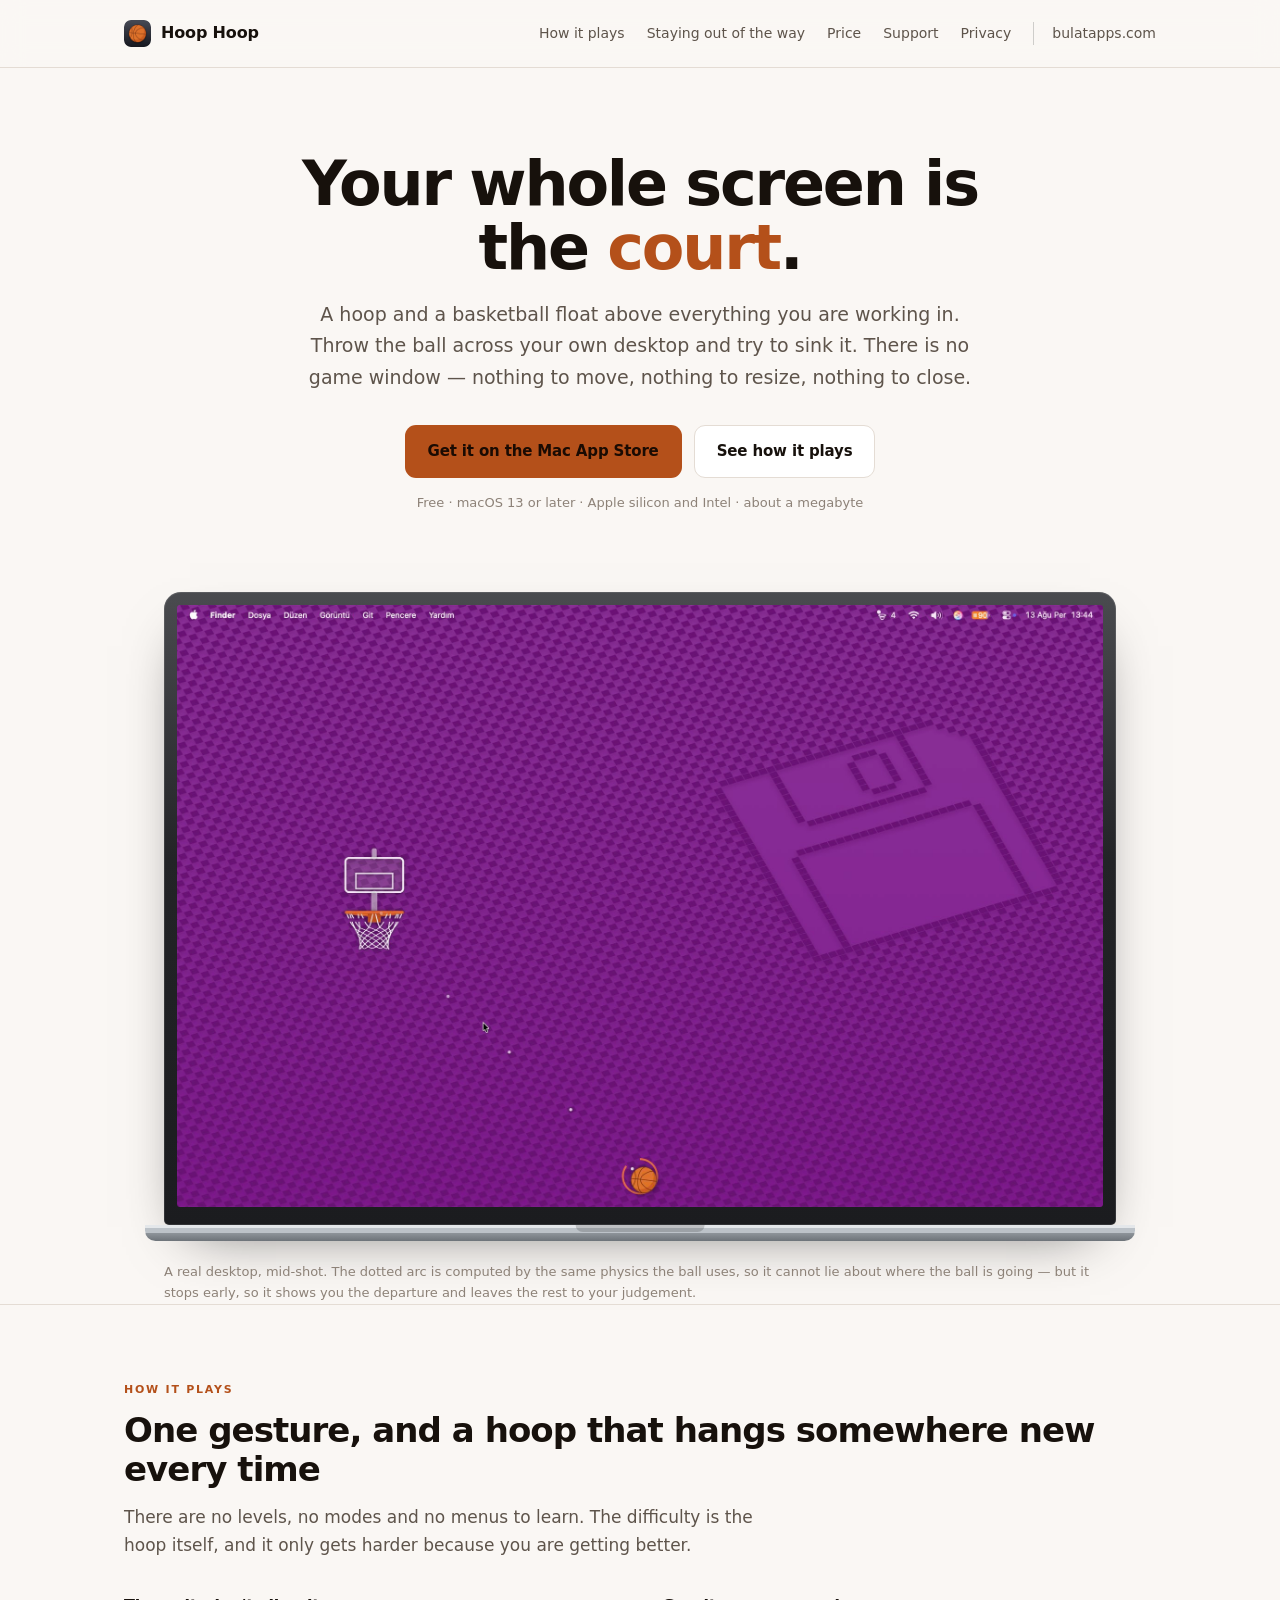
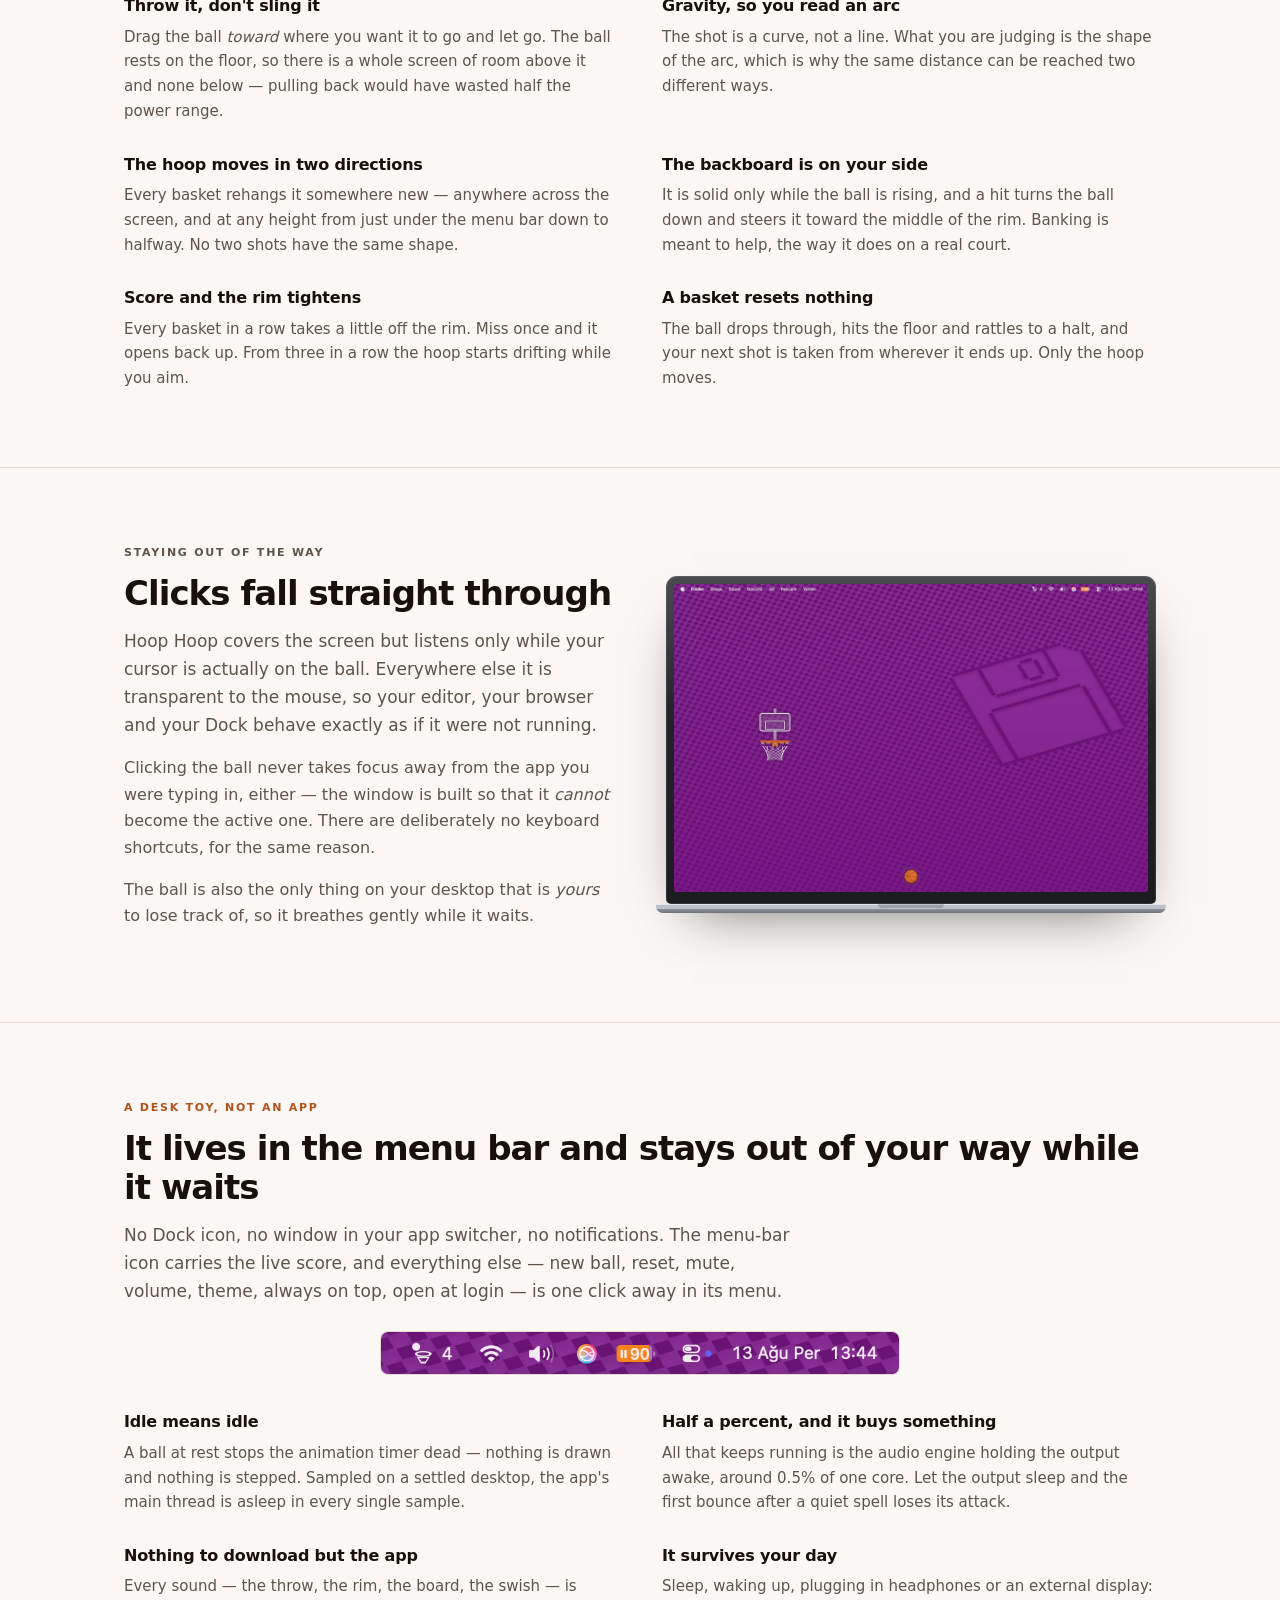
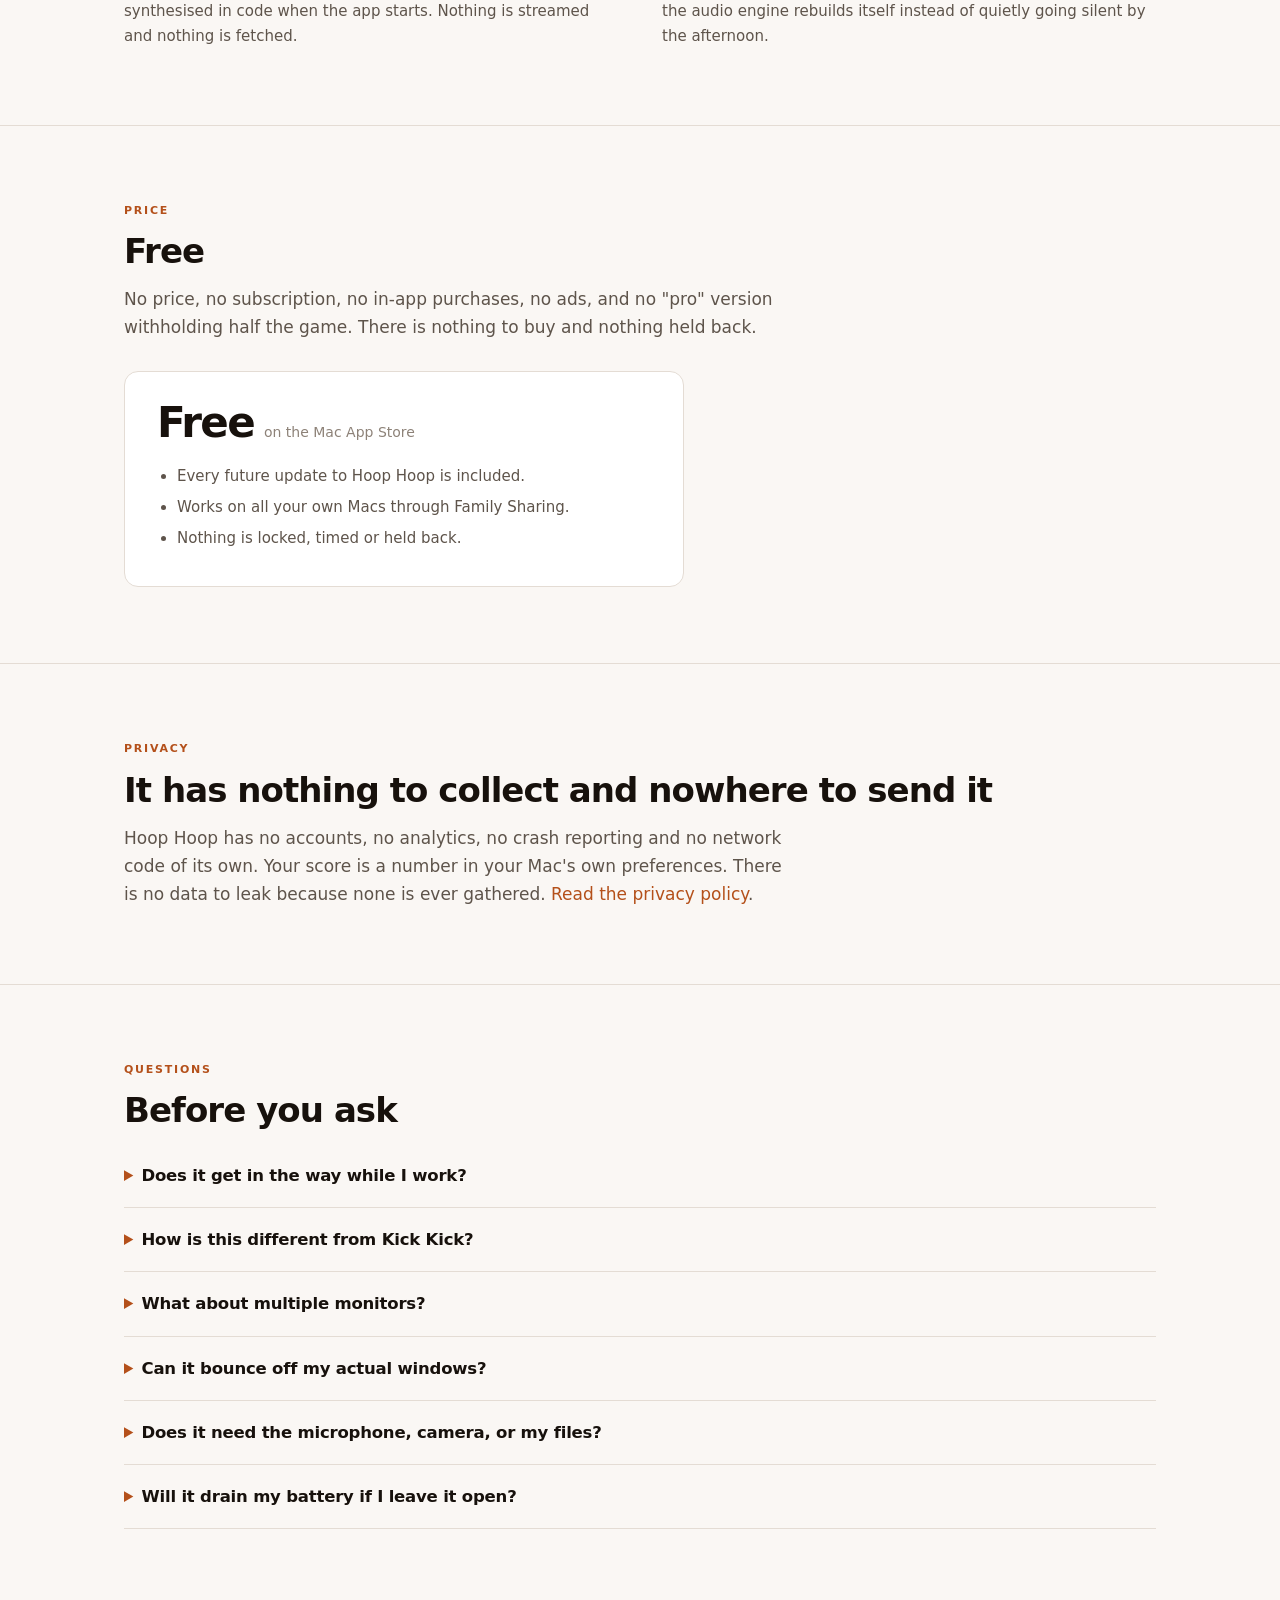
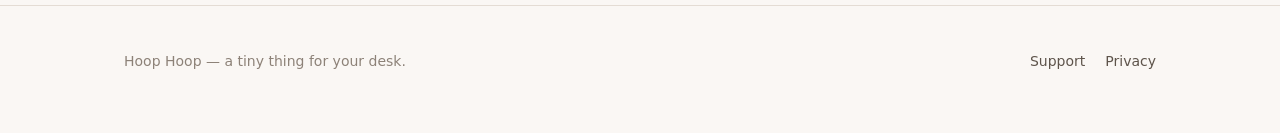
<file: index.html>
<!doctype html>
<html lang="en">
<head>
<meta charset="utf-8">
<meta name="viewport" content="width=device-width, initial-scale=1">
<meta name="darkreader-lock">
<title>Hoop Hoop — a basket on your desk</title>
<meta name="description" content="A hoop and a basketball that float over your Mac desktop. Throw the ball at the hoop and try to score. Clicks fall straight through to whatever you were working in.">
<meta property="og:title" content="Hoop Hoop — a basket on your desk">
<meta property="og:description" content="Your whole screen is the court. A tiny macOS desk toy that never gets in the way.">
<link rel="icon" href="img/appicon.png">
<link rel="stylesheet" href="style.css">
</head>
<body>

<header>
  <div class="wrap">
    <a class="wordmark" href="./"><img src="img/appicon.png" alt="">Hoop Hoop</a>
    <nav>
      <a href="#how">How it plays</a>
      <a href="#quiet">Staying out of the way</a>
      <a href="#price">Price</a>
      <a href="support.html">Support</a>
      <a href="privacy.html">Privacy</a>
      <a class="hub" href="https://bulatapps.com/">bulatapps.com</a>
    </nav>
  </div>
</header>

<main>

<div class="wrap hero">
  <h1>Your whole screen is the <em>court</em>.</h1>
  <p class="lede">
    A hoop and a basketball float above everything you are working in. Throw the ball across your own
    desktop and try to sink it. There is no game window — nothing to move, nothing to resize, nothing
    to close.
  </p>
  <div class="cta">
    <a class="btn btn-primary" href="https://apps.apple.com/app/id6801598264">Get it on the Mac App Store</a>
    <a class="btn btn-ghost" href="#how">See how it plays</a>
  </div>
  <p class="cta-note">Free · macOS 13 or later · Apple silicon and Intel · about a megabyte</p>
</div>

<div class="wrap stage">
  <figure>
    <div class="mac">
      <div class="mac-lid">
        <img class="shot" src="img/hero.jpg" alt="A clean purple Mac desktop with a basketball hoop hanging on the left, partway down the screen, and the ball resting at the bottom centre mid-throw, ringed in orange, a dotted arc running diagonally from the ball up toward the hoop.">
      </div>
      <div class="mac-base"></div>
    </div>
    <figcaption>
      A real desktop, mid-shot. The dotted arc is computed by the same physics the ball uses, so it
      cannot lie about where the ball is going — but it stops early, so it shows you the departure and
      leaves the rest to your judgement.
    </figcaption>
  </figure>
</div>

<section id="how">
  <div class="wrap">
    <p class="eyebrow">How it plays</p>
    <h2>One gesture, and a hoop that hangs somewhere new every time</h2>
    <p>
      There are no levels, no modes and no menus to learn. The difficulty is the hoop itself, and it
      only gets harder because you are getting better.
    </p>

    <ul class="points">
      <li>
        <h3>Throw it, don't sling it</h3>
        <p>Drag the ball <em>toward</em> where you want it to go and let go. The ball rests on the floor,
           so there is a whole screen of room above it and none below — pulling back would have wasted
           half the power range.</p>
      </li>
      <li>
        <h3>Gravity, so you read an arc</h3>
        <p>The shot is a curve, not a line. What you are judging is the shape of the arc, which is why
           the same distance can be reached two different ways.</p>
      </li>
      <li>
        <h3>The hoop moves in two directions</h3>
        <p>Every basket rehangs it somewhere new — anywhere across the screen, and at any height from
           just under the menu bar down to halfway. No two shots have the same shape.</p>
      </li>
      <li>
        <h3>The backboard is on your side</h3>
        <p>It is solid only while the ball is rising, and a hit turns the ball down and steers it toward
           the middle of the rim. Banking is meant to help, the way it does on a real court.</p>
      </li>
      <li>
        <h3>Score and the rim tightens</h3>
        <p>Every basket in a row takes a little off the rim. Miss once and it opens back up. From three
           in a row the hoop starts drifting while you aim.</p>
      </li>
      <li>
        <h3>A basket resets nothing</h3>
        <p>The ball drops through, hits the floor and rattles to a halt, and your next shot is taken from
           wherever it ends up. Only the hoop moves.</p>
      </li>
    </ul>
  </div>
</section>

<section id="quiet">
  <div class="wrap feature">
    <div class="feature-text">
      <p class="eyebrow">Staying out of the way</p>
      <h2>Clicks fall straight through</h2>
      <p>
        Hoop Hoop covers the screen but listens only while your cursor is actually on the ball.
        Everywhere else it is transparent to the mouse, so your editor, your browser and your Dock
        behave exactly as if it were not running.
      </p>
      <p>
        Clicking the ball never takes focus away from the app you were typing in, either — the window is
        built so that it <em>cannot</em> become the active one. There are deliberately no keyboard
        shortcuts, for the same reason.
      </p>
      <p>
        The ball is also the only thing on your desktop that is <em>yours</em> to lose track of, so it
        breathes gently while it waits.
      </p>
    </div>
    <figure>
      <div class="mac">
        <div class="mac-lid">
          <img class="shot" src="img/idle.jpg" alt="The hoop hanging quietly on the left of an otherwise empty desktop, the ball at rest along the bottom edge.">
        </div>
        <div class="mac-base"></div>
      </div>
    </figure>
  </div>
</section>

<section id="desk">
  <div class="wrap">
    <p class="eyebrow">A desk toy, not an app</p>
    <h2>It lives in the menu bar and stays out of your way while it waits</h2>
    <p>
      No Dock icon, no window in your app switcher, no notifications. The menu-bar icon carries the live
      score, and everything else — new ball, reset, mute, volume, theme, always on top, open at login —
      is one click away in its menu.
    </p>
    <img class="menubar-shot" src="img/menubar-shot.png" alt="A slice of the real macOS menu bar: the Hoop Hoop icon carrying a score of 4, sitting among the other menu-bar items alongside the battery and the clock.">

    <ul class="points">
      <li>
        <h3>Idle means idle</h3>
        <p>A ball at rest stops the animation timer dead — nothing is drawn and nothing is stepped.
           Sampled on a settled desktop, the app's main thread is asleep in every single sample.</p>
      </li>
      <li>
        <h3>Half a percent, and it buys something</h3>
        <p>All that keeps running is the audio engine holding the output awake, around 0.5% of one core.
           Let the output sleep and the first bounce after a quiet spell loses its attack.</p>
      </li>
      <li>
        <h3>Nothing to download but the app</h3>
        <p>Every sound — the throw, the rim, the board, the swish — is synthesised in code when the app
           starts. Nothing is streamed and nothing is fetched.</p>
      </li>
      <li>
        <h3>It survives your day</h3>
        <p>Sleep, waking up, plugging in headphones or an external display: the audio engine rebuilds
           itself instead of quietly going silent by the afternoon.</p>
      </li>
    </ul>
  </div>
</section>

<section id="price">
  <div class="wrap">
    <p class="eyebrow">Price</p>
    <h2>Free</h2>
    <p>
      No price, no subscription, no in-app purchases, no ads, and no "pro" version withholding half
      the game. There is nothing to buy and nothing held back.
    </p>
    <div class="price-card">
      <div class="price-tag">
        <span class="amount">Free</span>
        <span class="once">on the Mac App Store</span>
      </div>
      <ul>
        <li>Every future update to Hoop Hoop is included.</li>
        <li>Works on all your own Macs through Family Sharing.</li>
        <li>Nothing is locked, timed or held back.</li>
      </ul>
    </div>
  </div>
</section>

<section id="privacy-teaser">
  <div class="wrap">
    <p class="eyebrow">Privacy</p>
    <h2>It has nothing to collect and nowhere to send it</h2>
    <p>
      Hoop Hoop has no accounts, no analytics, no crash reporting and no network code of its own. Your
      score is a number in your Mac's own preferences. There is no data to leak because none is ever
      gathered. <a href="privacy.html">Read the privacy policy</a>.
    </p>
  </div>
</section>

<section id="faq">
  <div class="wrap">
    <p class="eyebrow">Questions</p>
    <h2>Before you ask</h2>

    <details>
      <summary>Does it get in the way while I work?</summary>
      <p>That is the one thing it is built not to do. Outside the ball it is transparent to the mouse, it
         cannot take keyboard focus, and it never raises itself over a full-screen app. If you want it
         gone for a while, Show / Hide is in the menu.</p>
    </details>
    <details>
      <summary>How is this different from Kick Kick?</summary>
      <p>Kick Kick is football seen from above: the pitch is flat, there is no gravity, and the shot is a
         straight line into a goal that drifts sideways. Hoop Hoop has gravity, so the shot is an arc you
         have to read, and the hoop hangs at a different height every time as well as a different place.
         They share a shell, not a game.</p>
    </details>
    <details>
      <summary>What about multiple monitors?</summary>
      <p>Hoop Hoop plays on your main screen. If enough people want the ball to roam across displays,
         that is a fair thing to add — say so and it will get looked at.</p>
    </details>
    <details>
      <summary>Can it bounce off my actual windows?</summary>
      <p>No, and that is on purpose. Tracking every window's edges live would mean asking for accessibility
         permissions, and a small toy should not be demanding that kind of access.</p>
    </details>
    <details>
      <summary>Does it need the microphone, camera, or my files?</summary>
      <p>None of them. It asks for no permissions at all.</p>
    </details>
    <details>
      <summary>Will it drain my battery if I leave it open?</summary>
      <p>No. When the ball is at rest there is no timer running and nothing being redrawn — sampled on a
         settled desktop, the main thread is asleep in every sample. What is left is the audio engine
         keeping the output awake, about half a percent of one core, and that is what stops the first
         bounce after a quiet spell from arriving without its attack.</p>
    </details>
  </div>
</section>

</main>

<footer>
  <div class="wrap">
    <span>Hoop Hoop — a tiny thing for your desk.</span>
    <nav>
      <a href="support.html">Support</a>
      <a href="privacy.html">Privacy</a>
    </nav>
  </div>
</footer>

</body>
</html>
</file>
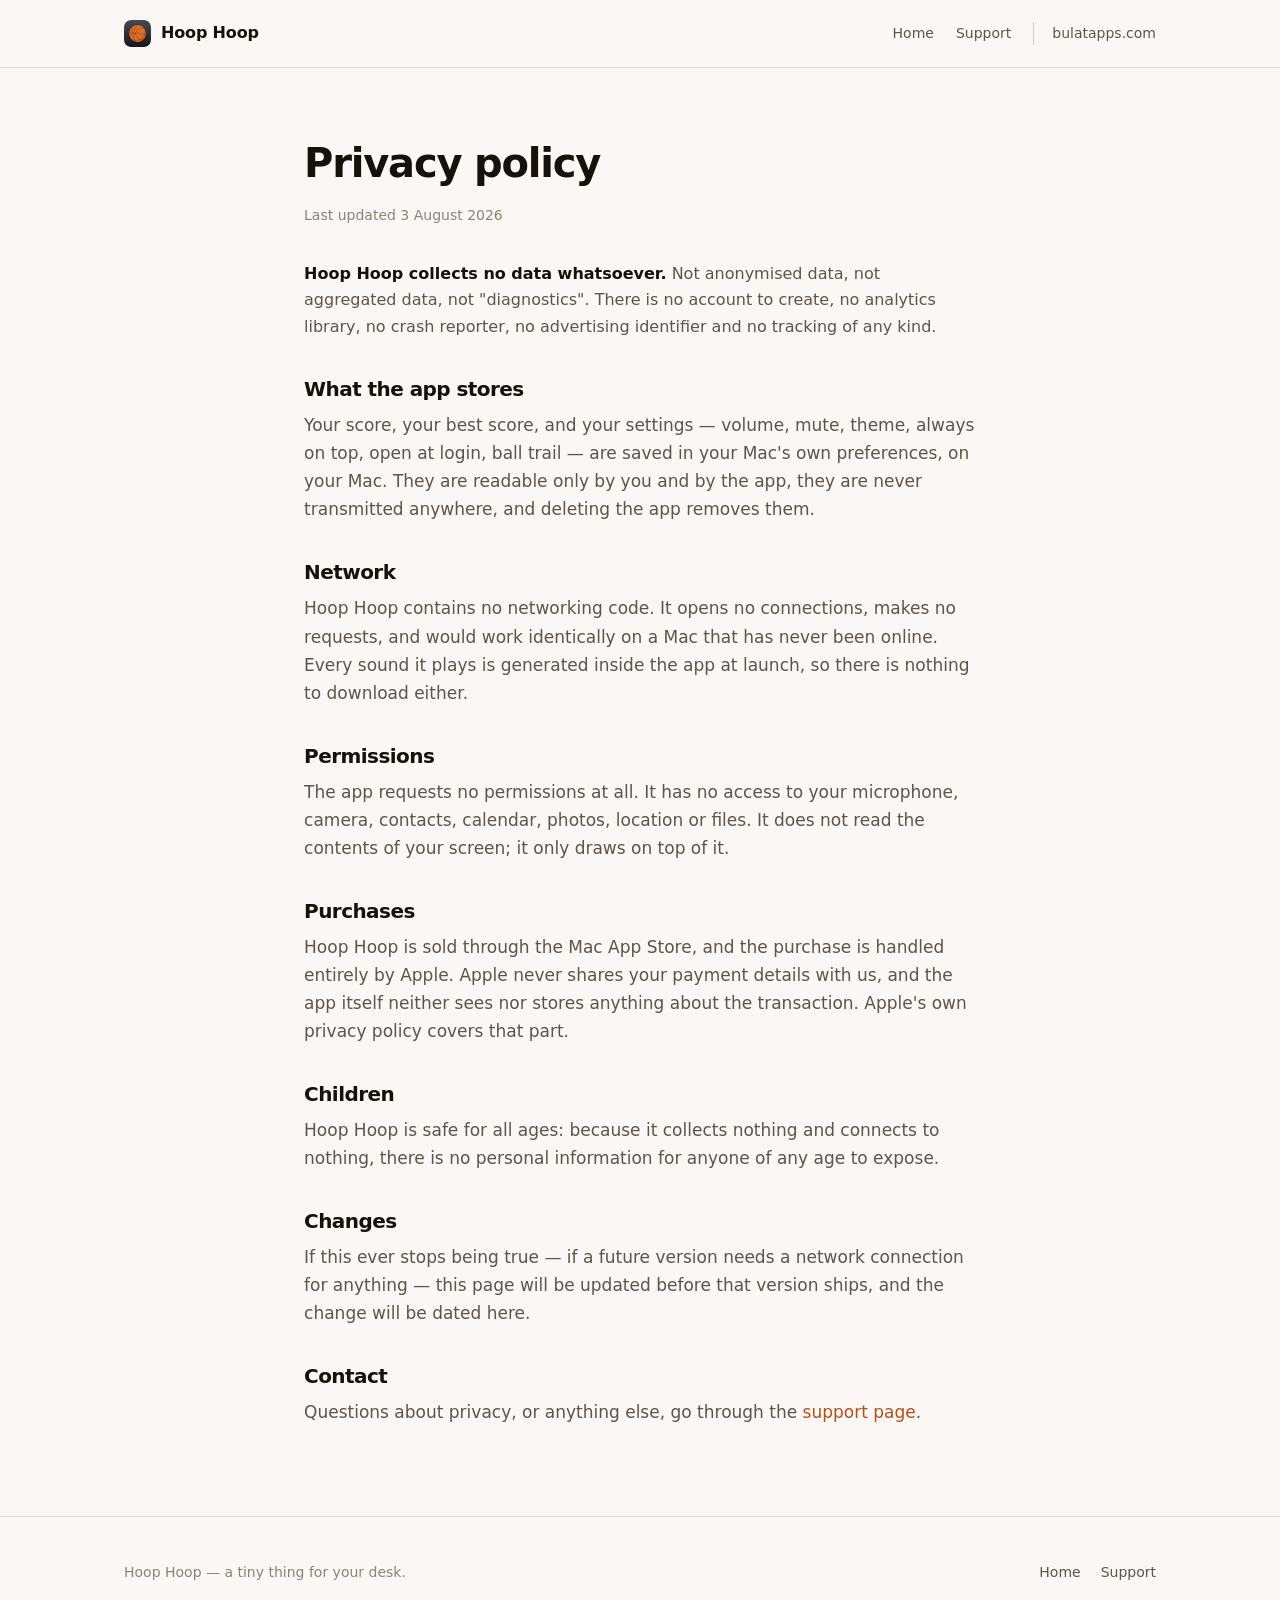
<file: privacy.html>
<!doctype html>
<html lang="en">
<head>
<meta charset="utf-8">
<meta name="viewport" content="width=device-width, initial-scale=1">
<meta name="darkreader-lock">
<title>Privacy — Hoop Hoop</title>
<meta name="description" content="Hoop Hoop collects nothing, sends nothing, and asks for no permissions.">
<link rel="icon" href="img/appicon.png">
<link rel="stylesheet" href="style.css">
</head>
<body>

<header>
  <div class="wrap">
    <a class="wordmark" href="./"><img src="img/appicon.png" alt="">Hoop Hoop</a>
    <nav>
      <a href="./">Home</a>
      <a href="support.html">Support</a>
      <a class="hub" href="https://bulatapps.com/">bulatapps.com</a>
    </nav>
  </div>
</header>

<main class="wrap prose">
  <h1>Privacy policy</h1>
  <p class="updated">Last updated 3 August 2026</p>

  <p>
    <strong>Hoop Hoop collects no data whatsoever.</strong> Not anonymised data, not aggregated data, not
    "diagnostics". There is no account to create, no analytics library, no crash reporter, no advertising
    identifier and no tracking of any kind.
  </p>

  <h2>What the app stores</h2>
  <p>
    Your score, your best score, and your settings — volume, mute, theme, always on top, open at login,
    ball trail — are saved in your Mac's own preferences, on your Mac. They are readable only by you and
    by the app, they are never transmitted anywhere, and deleting the app removes them.
  </p>

  <h2>Network</h2>
  <p>
    Hoop Hoop contains no networking code. It opens no connections, makes no requests, and would work
    identically on a Mac that has never been online. Every sound it plays is generated inside the app at
    launch, so there is nothing to download either.
  </p>

  <h2>Permissions</h2>
  <p>
    The app requests no permissions at all. It has no access to your microphone, camera, contacts,
    calendar, photos, location or files. It does not read the contents of your screen; it only draws on
    top of it.
  </p>

  <h2>Purchases</h2>
  <p>
    Hoop Hoop is sold through the Mac App Store, and the purchase is handled entirely by Apple. Apple
    never shares your payment details with us, and the app itself neither sees nor stores anything about
    the transaction. Apple's own privacy policy covers that part.
  </p>

  <h2>Children</h2>
  <p>
    Hoop Hoop is safe for all ages: because it collects nothing and connects to nothing, there is no
    personal information for anyone of any age to expose.
  </p>

  <h2>Changes</h2>
  <p>
    If this ever stops being true — if a future version needs a network connection for anything — this
    page will be updated before that version ships, and the change will be dated here.
  </p>

  <h2>Contact</h2>
  <p>
    Questions about privacy, or anything else, go through the <a href="support.html">support page</a>.
  </p>
</main>

<footer>
  <div class="wrap">
    <span>Hoop Hoop — a tiny thing for your desk.</span>
    <nav>
      <a href="./">Home</a>
      <a href="support.html">Support</a>
    </nav>
  </div>
</footer>

</body>
</html>
</file>
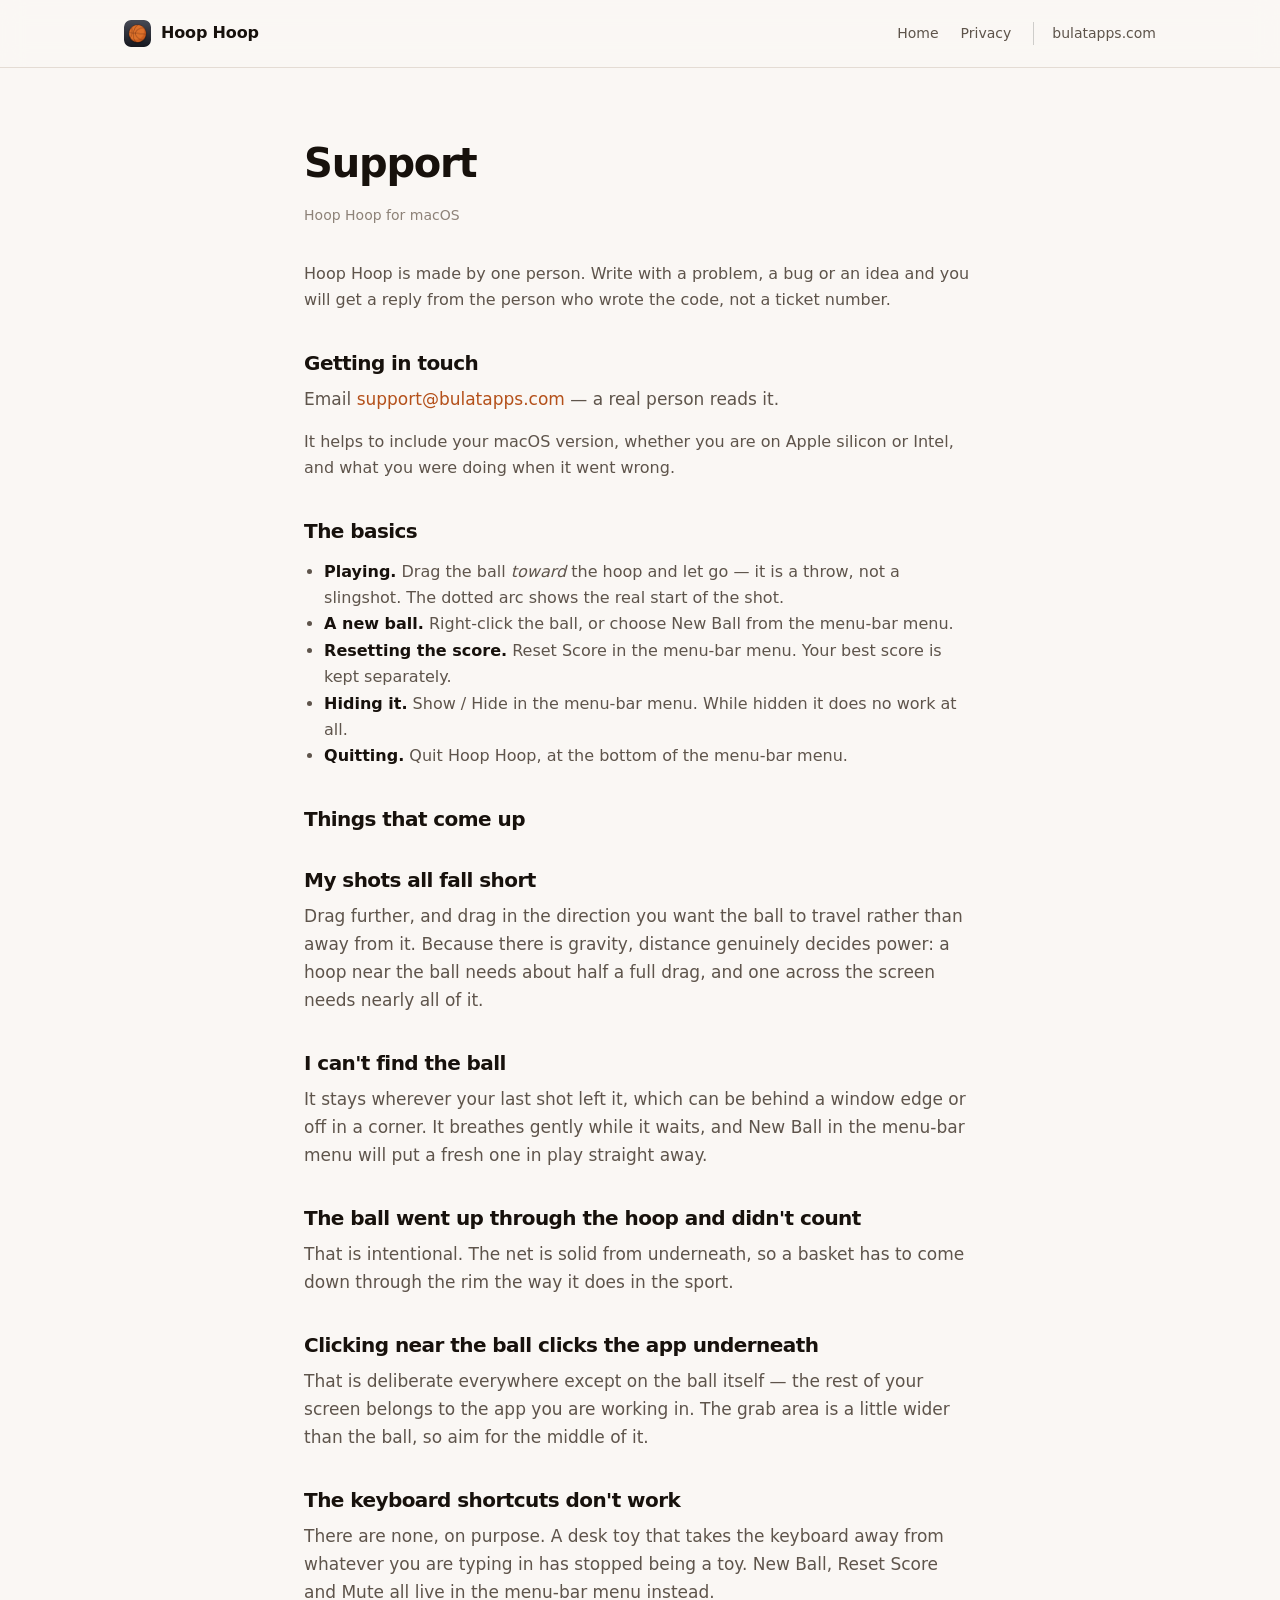
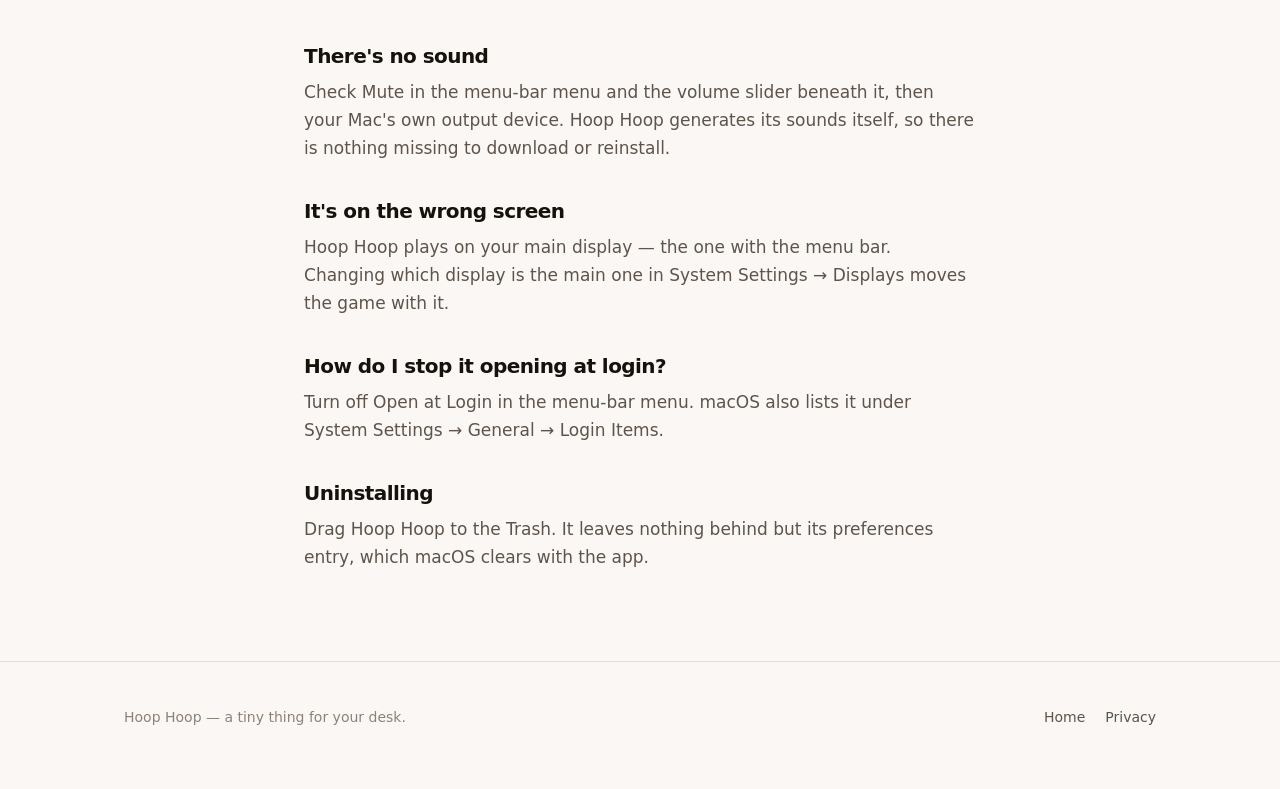
<file: support.html>
<!doctype html>
<html lang="en">
<head>
<meta charset="utf-8">
<meta name="viewport" content="width=device-width, initial-scale=1">
<meta name="darkreader-lock">
<title>Support — Hoop Hoop</title>
<meta name="description" content="How to get help with Hoop Hoop, and answers to the things that come up most.">
<link rel="icon" href="img/appicon.png">
<link rel="stylesheet" href="style.css">
</head>
<body>

<header>
  <div class="wrap">
    <a class="wordmark" href="./"><img src="img/appicon.png" alt="">Hoop Hoop</a>
    <nav>
      <a href="./">Home</a>
      <a href="privacy.html">Privacy</a>
      <a class="hub" href="https://bulatapps.com/">bulatapps.com</a>
    </nav>
  </div>
</header>

<main class="wrap prose">
  <h1>Support</h1>
  <p class="updated">Hoop Hoop for macOS</p>

  <p>
    Hoop Hoop is made by one person. Write with a problem, a bug or an idea and you will get a reply from
    the person who wrote the code, not a ticket number.
  </p>

  <h2>Getting in touch</h2>
  <p>
    Email <a href="mailto:support@bulatapps.com">support@bulatapps.com</a> — a real person reads it.
  </p>
  <p>
    It helps to include your macOS version, whether you are on Apple silicon or Intel, and what you were
    doing when it went wrong.
  </p>

  <h2>The basics</h2>
  <ul>
    <li><strong>Playing.</strong> Drag the ball <em>toward</em> the hoop and let go — it is a throw, not a
        slingshot. The dotted arc shows the real start of the shot.</li>
    <li><strong>A new ball.</strong> Right-click the ball, or choose New Ball from the menu-bar menu.</li>
    <li><strong>Resetting the score.</strong> Reset Score in the menu-bar menu. Your best score is kept
        separately.</li>
    <li><strong>Hiding it.</strong> Show / Hide in the menu-bar menu. While hidden it does no work at
        all.</li>
    <li><strong>Quitting.</strong> Quit Hoop Hoop, at the bottom of the menu-bar menu.</li>
  </ul>

  <h2>Things that come up</h2>

  <h2>My shots all fall short</h2>
  <p>
    Drag further, and drag in the direction you want the ball to travel rather than away from it. Because
    there is gravity, distance genuinely decides power: a hoop near the ball needs about half a full
    drag, and one across the screen needs nearly all of it.
  </p>

  <h2>I can't find the ball</h2>
  <p>
    It stays wherever your last shot left it, which can be behind a window edge or off in a corner. It
    breathes gently while it waits, and New Ball in the menu-bar menu will put a fresh one in play
    straight away.
  </p>

  <h2>The ball went up through the hoop and didn't count</h2>
  <p>
    That is intentional. The net is solid from underneath, so a basket has to come down through the rim
    the way it does in the sport.
  </p>

  <h2>Clicking near the ball clicks the app underneath</h2>
  <p>
    That is deliberate everywhere except on the ball itself — the rest of your screen belongs to the app
    you are working in. The grab area is a little wider than the ball, so aim for the middle of it.
  </p>

  <h2>The keyboard shortcuts don't work</h2>
  <p>
    There are none, on purpose. A desk toy that takes the keyboard away from whatever you are typing in
    has stopped being a toy. New Ball, Reset Score and Mute all live in the menu-bar menu instead.
  </p>

  <h2>There's no sound</h2>
  <p>
    Check Mute in the menu-bar menu and the volume slider beneath it, then your Mac's own output device.
    Hoop Hoop generates its sounds itself, so there is nothing missing to download or reinstall.
  </p>

  <h2>It's on the wrong screen</h2>
  <p>
    Hoop Hoop plays on your main display — the one with the menu bar. Changing which display is the main
    one in System Settings → Displays moves the game with it.
  </p>

  <h2>How do I stop it opening at login?</h2>
  <p>
    Turn off Open at Login in the menu-bar menu. macOS also lists it under System Settings → General →
    Login Items.
  </p>

  <h2>Uninstalling</h2>
  <p>
    Drag Hoop Hoop to the Trash. It leaves nothing behind but its preferences entry, which macOS clears
    with the app.
  </p>
</main>

<footer>
  <div class="wrap">
    <span>Hoop Hoop — a tiny thing for your desk.</span>
    <nav>
      <a href="./">Home</a>
      <a href="privacy.html">Privacy</a>
    </nav>
  </div>
</footer>

</body>
</html>
</file>
<file: style.css>
/* Hoop Hoop — landing page.
   Brand: the ball's own burnt orange over warm charcoal, taken straight out of the app's Skin struct
   rather than picked again by eye. Dark first, light supported; both are real designs, not one
   inverted. No framework, no build step, no external requests at all — the whole site is three HTML
   files, this stylesheet and four images, so it drops on any host and works straight off a disk.
   Structurally this is Kick Kick's stylesheet with one palette swapped; keeping the two siblings on the
   same skeleton is deliberate, so a fix to one is a fix to both. */

:root {
    --hoop:      #e4763a;
    --hoop-dim:  #c25c25;
    --bg:        #12100e;
    --bg-raise:  #1b1815;
    --bg-sink:   #0b0a09;
    --line:      #2b2621;
    --ink:       #f3efec;
    --ink-soft:  #a49a91;
    --ink-faint: #71695f;
    --radius:    14px;
    --page:      1080px;
}

@media (prefers-color-scheme: light) {
    :root {
        --bg:        #faf7f4;
        --bg-raise:  #ffffff;
        --bg-sink:   #efe9e3;
        --line:      #e4dcd4;
        --ink:       #17110c;
        --ink-soft:  #5e544b;
        --ink-faint: #8d8278;
        --hoop:      #b4501a;
        --hoop-dim:  #8c3c12;
    }
}

* { box-sizing: border-box; }
html { -webkit-text-size-adjust: 100%; }

body {
    margin: 0;
    background: var(--bg);
    color: var(--ink);
    font: 16px/1.65 -apple-system, BlinkMacSystemFont, "Segoe UI", Inter, system-ui, sans-serif;
    -webkit-font-smoothing: antialiased;
}

a { color: var(--hoop); text-decoration: none; }
a:hover { text-decoration: underline; }

.wrap { max-width: var(--page); margin: 0 auto; padding: 0 24px; }

/* ── header ─────────────────────────────────────────────────────────────── */
header {
    padding: 20px 0;
    border-bottom: 1px solid var(--line);
    position: sticky; top: 0;
    background: color-mix(in srgb, var(--bg) 88%, transparent);
    backdrop-filter: saturate(160%) blur(12px);
    z-index: 10;
}
header .wrap { display: flex; align-items: center; gap: 12px; }
.wordmark { display: flex; align-items: center; gap: 10px; font-weight: 650; letter-spacing: -0.01em; color: var(--ink); }
.wordmark:hover { text-decoration: none; }
.wordmark img { width: 27px; height: 27px; border-radius: 7px; flex: none; }
header nav { margin-left: auto; display: flex; gap: 22px; font-size: 14px; }
header nav a { color: var(--ink-soft); }
header nav a:hover { color: var(--ink); text-decoration: none; }

/* ── hero ───────────────────────────────────────────────────────────────── */
.hero { padding: 84px 0 20px; text-align: center; }
.hero h1 {
    margin: 0 auto 18px;
    max-width: 16ch;
    font-size: clamp(34px, 6.4vw, 62px);
    line-height: 1.04;
    letter-spacing: -0.035em;
    font-weight: 700;
}
.hero h1 em { font-style: normal; color: var(--hoop); }
.lede { margin: 0 auto; max-width: 55ch; font-size: clamp(16px, 2.1vw, 19px); color: var(--ink-soft); }

.cta { margin-top: 32px; display: flex; gap: 12px; justify-content: center; flex-wrap: wrap; }
.btn {
    display: inline-flex; align-items: center; gap: 9px;
    padding: 13px 22px; border-radius: 11px;
    font-size: 15px; font-weight: 600; letter-spacing: -0.01em;
    border: 1px solid transparent;
}
.btn-primary { background: var(--hoop); color: #1a0b03; }
.btn-primary:hover { background: var(--hoop-dim); text-decoration: none; }
.btn-ghost { border-color: var(--line); color: var(--ink); background: var(--bg-raise); }
.btn-ghost:hover { border-color: var(--ink-faint); text-decoration: none; }

/* Not-yet-shipping state. Dimming the whole button was unreadable — this keeps full contrast and says
   what it means instead. */
.btn-soon {
    background: color-mix(in srgb, var(--hoop) 14%, transparent);
    border-color: color-mix(in srgb, var(--hoop) 45%, transparent);
    color: var(--hoop);
    pointer-events: none;
}
.btn-soon::before {
    content: ""; width: 7px; height: 7px; border-radius: 50%;
    background: var(--hoop); flex: none;
}
.cta-note { margin-top: 14px; font-size: 13px; color: var(--ink-faint); }

/* The shot is the whole screen, because the whole screen is the game. */
.stage { margin: 46px auto 0; max-width: 1000px; }
.shot {
    width: 100%; height: auto; display: block;
    border-radius: var(--radius);
    border: 1px solid var(--line);
    box-shadow: 0 24px 50px -20px rgba(0,0,0,.55);
}

/* ── the machine ────────────────────────────────────────────────────────── */
/* A MacBook drawn in CSS rather than shipped as an image. These screenshots are of a whole desktop,
   and a whole desktop floating in a plain rectangle reads as a wallpaper until there is a laptop
   around it. Drawing it keeps the page's no-external-requests rule, costs no bytes, scales with the
   image and needs no second asset for dark mode. The two dimensions that matter are set as custom
   properties so the same markup works at hero size and at half width. */
.mac { margin: 0 auto; --bezel: 13px; --radius-lid: 17px; }
.mac-lid {
    background: linear-gradient(#4a4b4f, #232427 42%, #1b1c1f);
    padding: var(--bezel);
    padding-bottom: calc(var(--bezel) * 1.45);
    border-radius: var(--radius-lid) var(--radius-lid) 5px 5px;
    box-shadow: 0 28px 56px -26px rgba(0,0,0,.62), inset 0 0 0 1px rgba(255,255,255,.10);
}
.mac-lid .shot { border: 0; box-shadow: none; border-radius: 3px; }
/* The base is a little wider than the lid, which is most of what makes the silhouette read as a
   laptop at a glance. Held to 4% so it can never push the page into a horizontal scroll. */
.mac-base {
    width: 104%; margin-left: -2%;
    height: calc(var(--bezel) * 1.2);
    /* Hard stops rather than a smooth blend: the top face catching the light, then the front edge
       rolling away from it, is what gives the slab any thickness at this size. */
    background: linear-gradient(#e4e7ea 0 16%, #bcc2c8 16% 52%, #8d9399 52%, #6d7379);
    border-radius: 0 0 calc(var(--radius-lid) * 0.62) calc(var(--radius-lid) * 0.62);
    box-shadow: 0 16px 26px -14px rgba(0,0,0,.5);
    position: relative;
}
/* The thumb cutout on the front lip. */
.mac-base::after {
    content: ""; position: absolute; top: 0; left: 50%; transform: translateX(-50%);
    width: 13%; height: 44%;
    background: rgba(0,0,0,.17);
    border-radius: 0 0 7px 7px;
}
.feature .mac { --bezel: 8px; --radius-lid: 11px; }
.stage figcaption { margin-top: 20px; font-size: 13px; color: var(--ink-faint); }
figure { margin: 0; }

/* ── sections ───────────────────────────────────────────────────────────── */
section { padding: 76px 0; border-top: 1px solid var(--line); }
.eyebrow {
    margin: 0 0 12px; font-size: 11px; font-weight: 700;
    letter-spacing: .16em; text-transform: uppercase; color: var(--hoop);
}
h2 { margin: 0 0 14px; font-size: clamp(25px, 3.6vw, 34px); line-height: 1.15; letter-spacing: -0.028em; font-weight: 680; }
h2 + p { margin: 0; max-width: 62ch; color: var(--ink-soft); font-size: 17px; }

.feature { display: grid; grid-template-columns: 1fr 1fr; gap: 52px; align-items: center; }
.feature .shot { max-width: 100%; }
.feature-text p { color: var(--ink-soft); }

/* ── lists ──────────────────────────────────────────────────────────────── */
.points { margin: 34px 0 0; padding: 0; list-style: none; display: grid; grid-template-columns: repeat(2, 1fr); gap: 28px 44px; }
.points h3 { margin: 0 0 5px; font-size: 16px; letter-spacing: -0.012em; }
.points p { margin: 0; color: var(--ink-soft); font-size: 15px; }

/* A slice of the real menu bar rather than a tight crop around one icon: the point is that the toy
   sits in the row you already have, next to everything else, so the row has to be visible. Trimmed on
   the left, because the empty stretch out there was showing nothing, and centred so it sits over the
   middle of the two columns beneath it rather than hanging off the left edge. */
.menubar-shot {
    display: block; width: 100%; max-width: 520px; height: auto; margin: 26px auto 0;
    border-radius: 8px; border: 1px solid var(--line);
}

/* ── price ──────────────────────────────────────────────────────────────── */
.price-card {
    margin: 30px 0 0; padding: 30px 32px;
    background: var(--bg-raise); border: 1px solid var(--line); border-radius: var(--radius);
    max-width: 560px;
}
.price-tag { display: flex; align-items: baseline; gap: 10px; }
.price-tag .amount { font-size: 42px; font-weight: 700; letter-spacing: -0.04em; line-height: 1; }
.price-tag .once { color: var(--ink-faint); font-size: 14px; }
.price-card ul { margin: 20px 0 0; padding-left: 20px; }
.price-card li { color: var(--ink-soft); font-size: 15px; margin: 6px 0; }

kbd {
    display: inline-block; padding: 1px 6px; margin: 0 1px;
    border: 1px solid var(--line); border-bottom-width: 2px; border-radius: 5px;
    background: var(--bg-sink); font: 600 11.5px/1.7 ui-monospace, SFMono-Regular, Menlo, monospace;
    color: var(--ink-soft);
}

details { padding: 18px 0; border-bottom: 1px solid var(--line); }
details summary { cursor: pointer; font-weight: 600; font-size: 16.5px; letter-spacing: -0.012em; }
details summary::marker { color: var(--hoop); }
details p { margin: 10px 0 0; color: var(--ink-soft); }

/* ── footer ─────────────────────────────────────────────────────────────── */
footer { padding: 44px 0 60px; border-top: 1px solid var(--line); color: var(--ink-faint); font-size: 14px; }
footer .wrap { display: flex; gap: 24px; flex-wrap: wrap; align-items: center; }
footer nav { margin-left: auto; display: flex; gap: 20px; }
footer a { color: var(--ink-soft); }

/* ── prose pages (privacy, support) ─────────────────────────────────────── */
.prose { max-width: 66ch; padding: 62px 0 90px; }
.prose h1 { font-size: clamp(28px, 4.4vw, 40px); letter-spacing: -0.03em; margin: 0 0 8px; }
.prose .updated { margin: 0 0 34px; color: var(--ink-faint); font-size: 14px; }
.prose h2 { font-size: 20px; margin: 38px 0 10px; }
.prose p, .prose li { color: var(--ink-soft); }
.prose strong { color: var(--ink); }
.prose ul { padding-left: 20px; }

@media (max-width: 760px) {
    .feature, .points { grid-template-columns: 1fr; }
    .feature { gap: 30px; }
    section { padding: 56px 0; }
    .hero { padding: 58px 0 16px; }
    header nav a:not(.hub) { display: none; }
    header nav a.hub { padding-left: 0; border-left: 0; }
}

/* bulatapps.com — the way out to the other apps. Last in the nav, set off by a hairline, and the one
   link that stays when the nav folds away on a phone: a visitor who came for this app is the one
   who has not seen the others yet. */
header nav a.hub { padding-left: 18px; border-left: 1px solid rgba(127,127,127,.35); }
</file>
